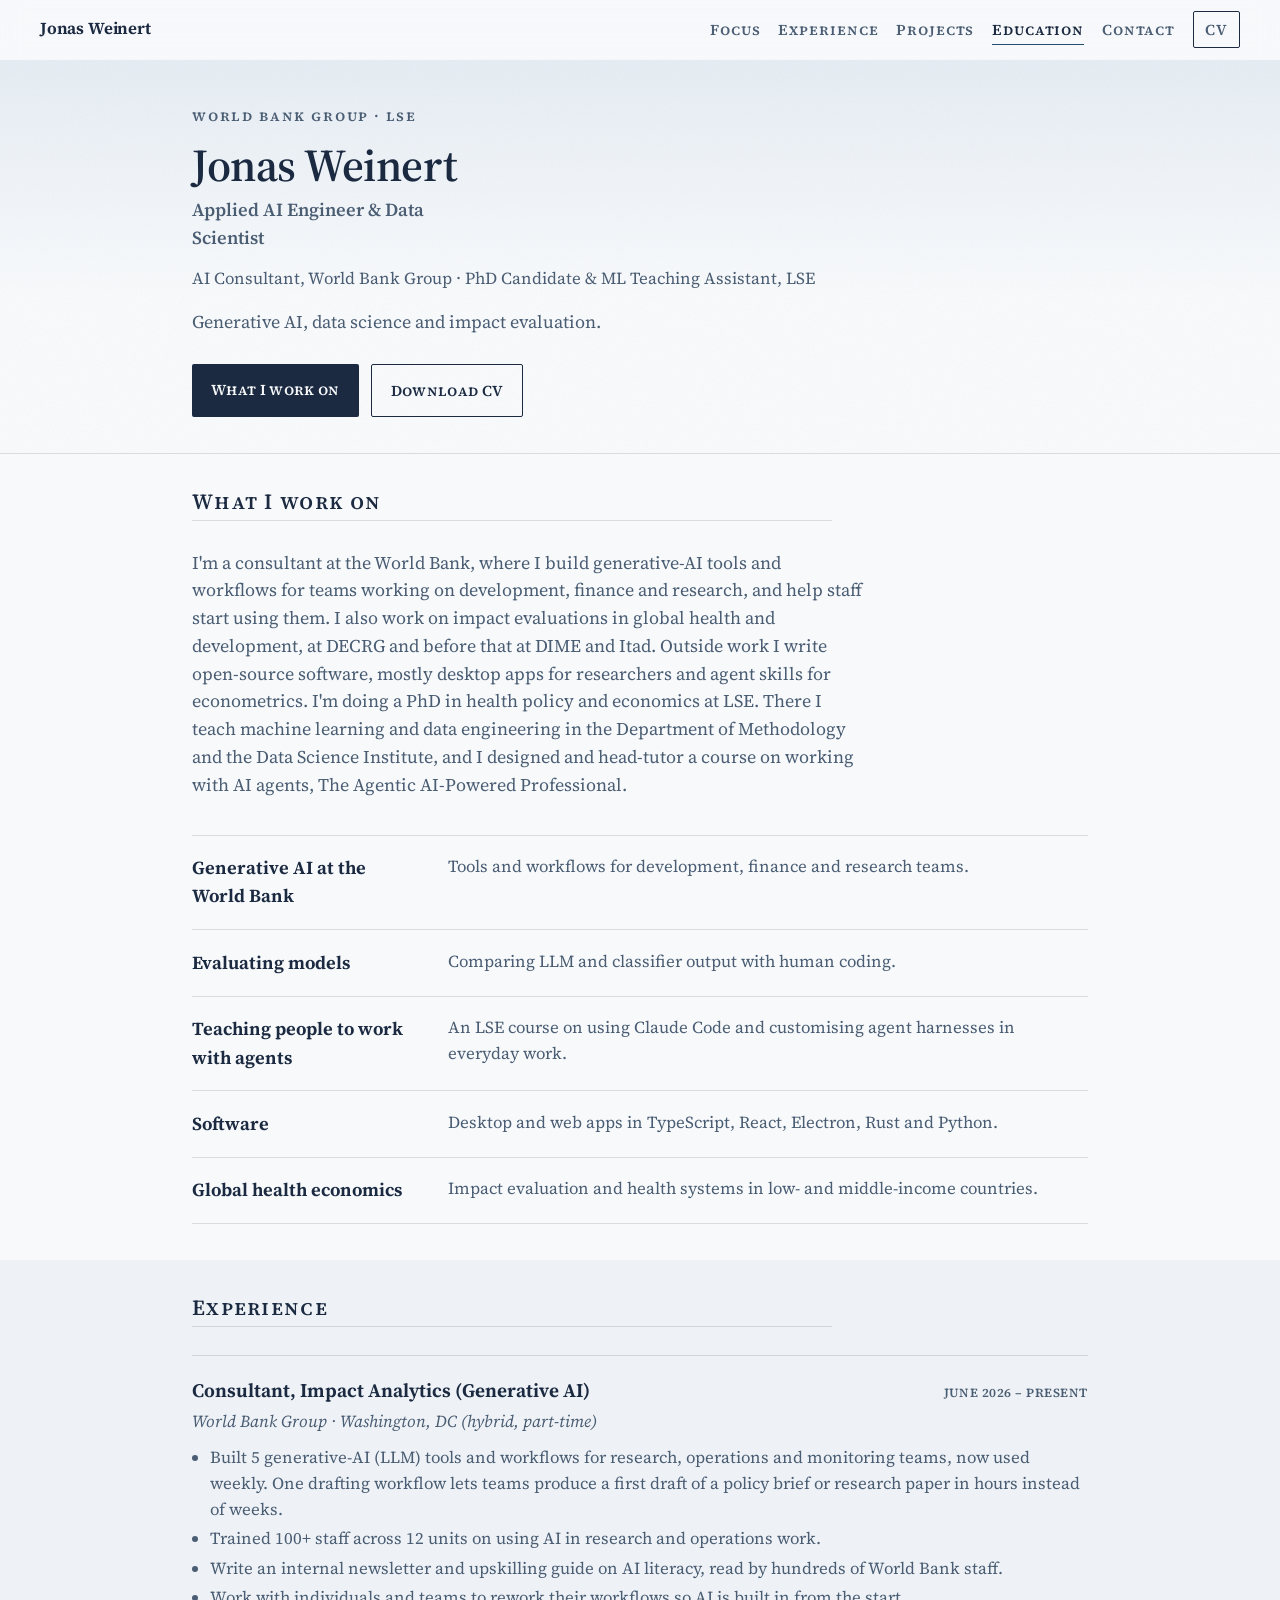
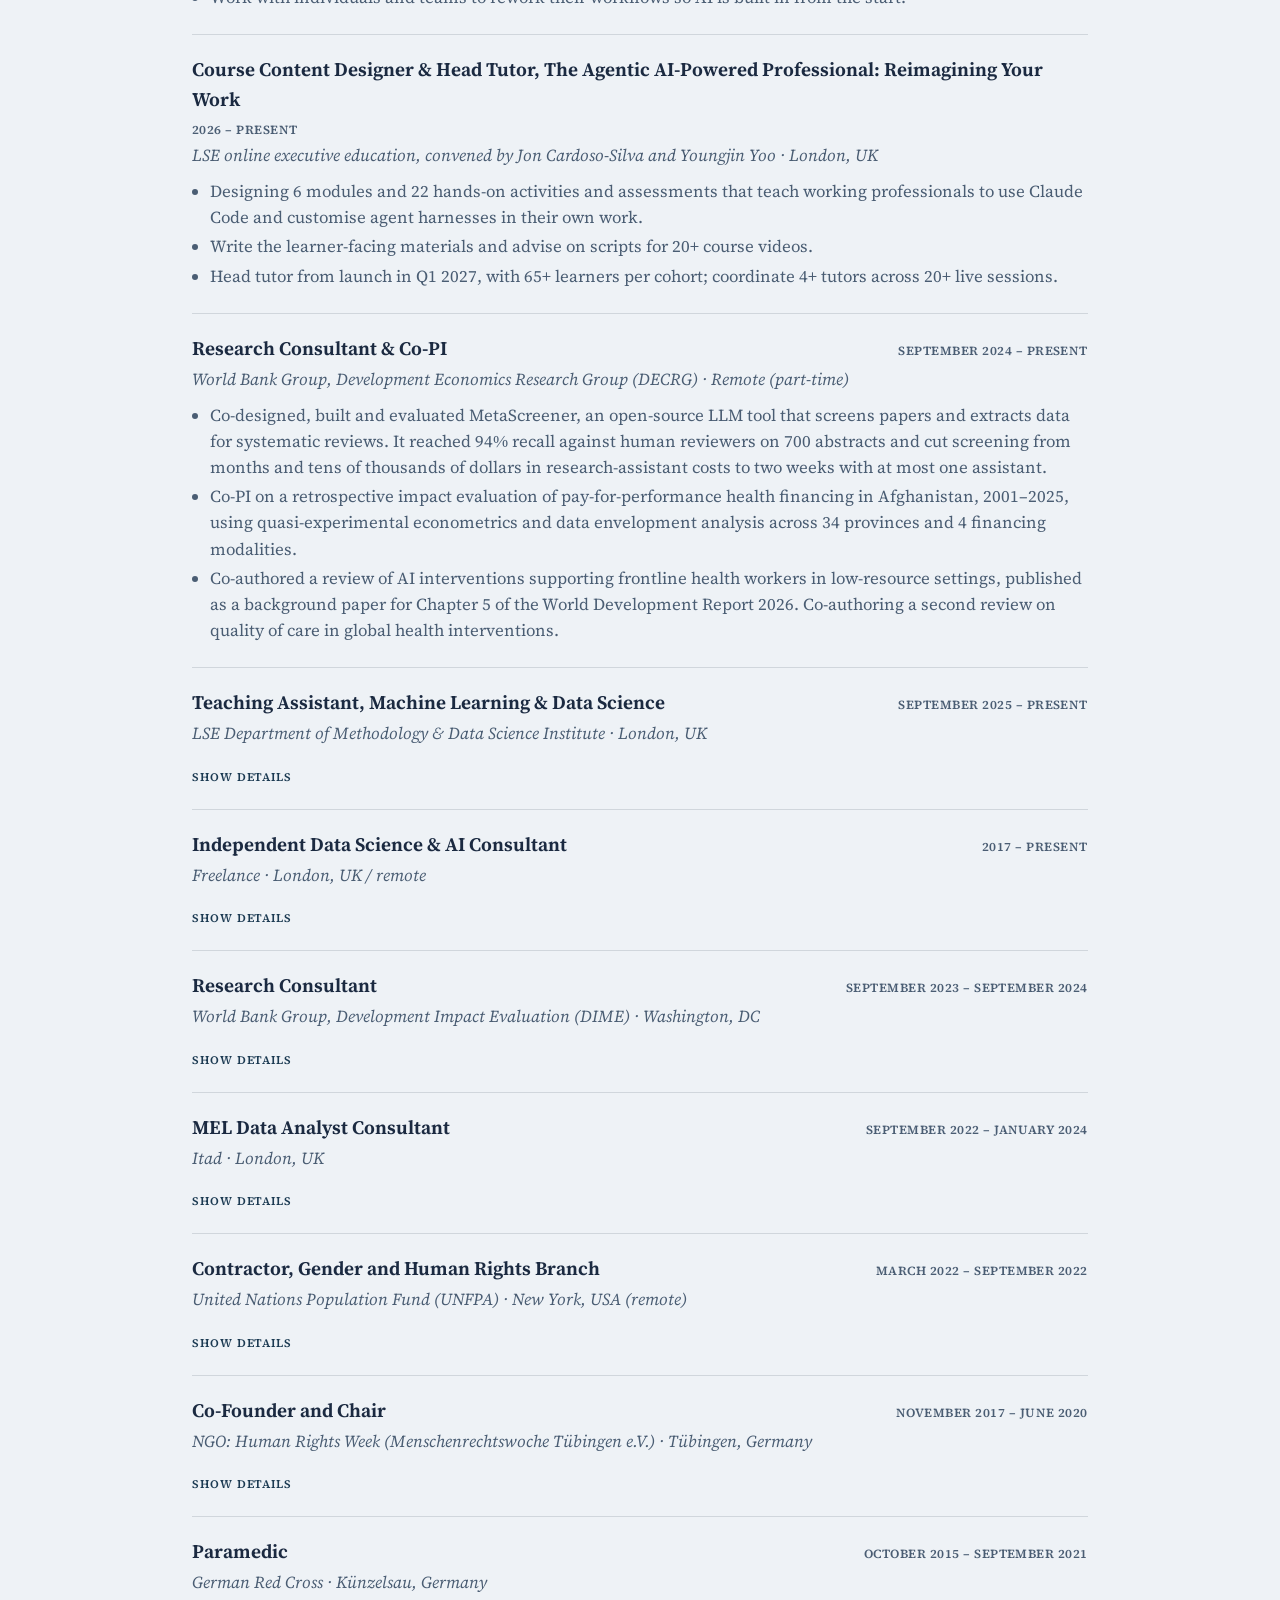
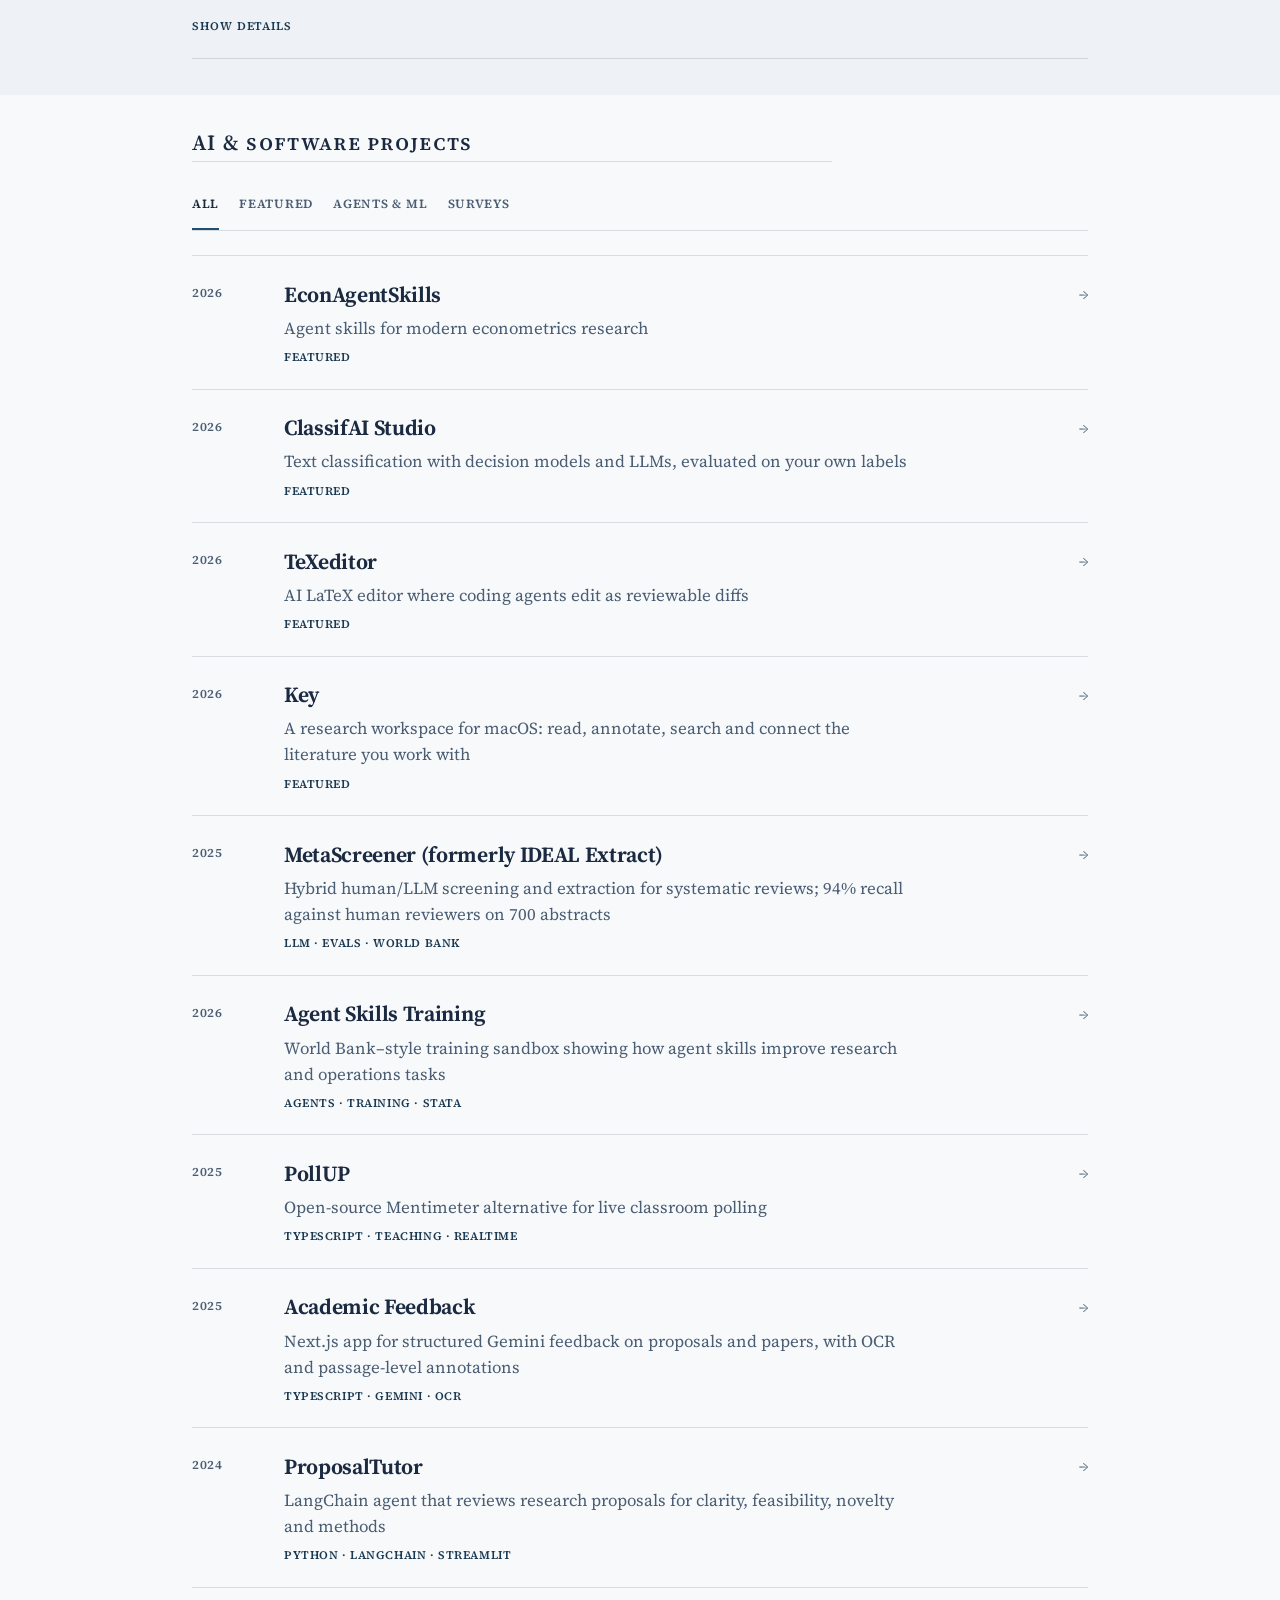
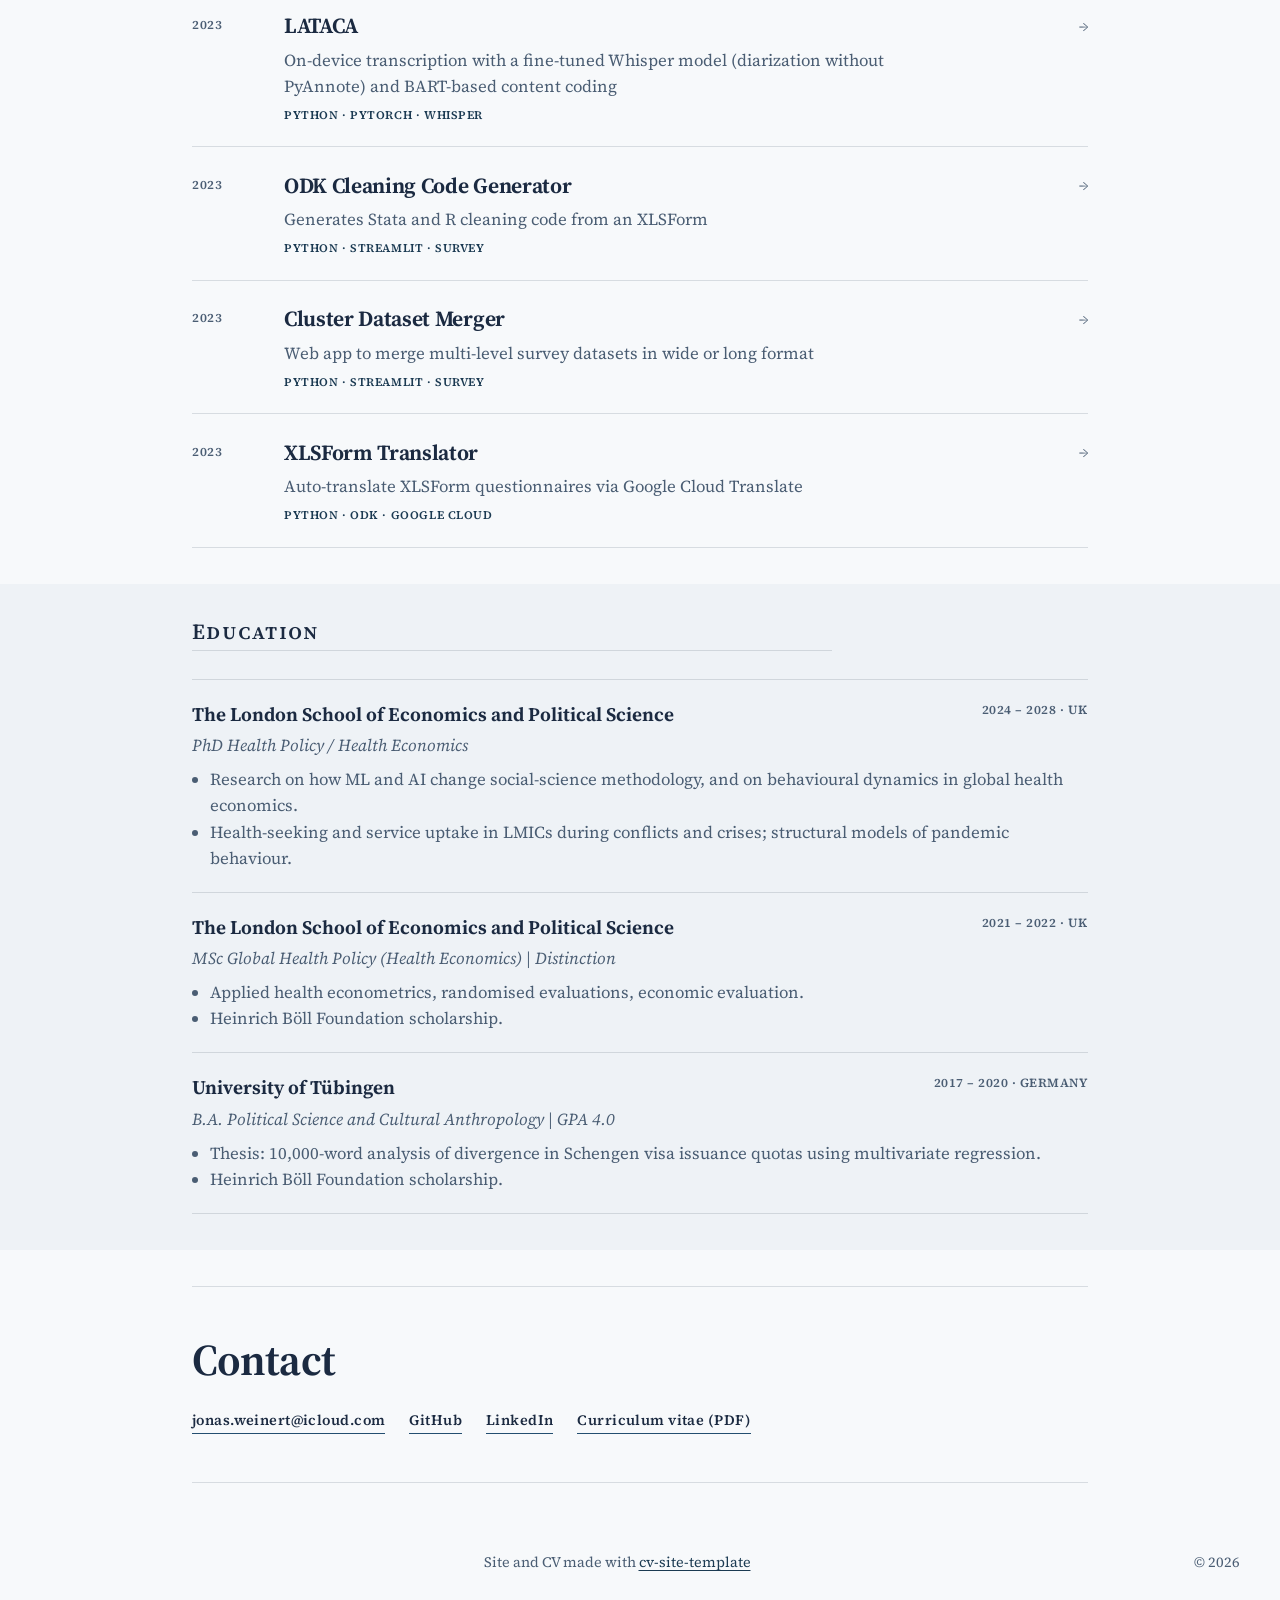
<file: index.html>
<!DOCTYPE html>
<html lang="en" data-theme="campus">
  <head>
    <meta charset="UTF-8" />
    <meta name="viewport" content="width=device-width, initial-scale=1" />
    <meta
      name="description"
      content="Jonas Weinert, applied AI engineer and data scientist at the World Bank and LSE."
    />
    <title>Jonas Weinert</title>
    <link rel="preconnect" href="https://fonts.googleapis.com" />
    <link rel="preconnect" href="https://fonts.gstatic.com" crossorigin />
    <link
      href="https://fonts.googleapis.com/css2?family=Fraunces:opsz,wght@9..144,500;9..144,650;9..144,700&family=IBM+Plex+Mono:wght@400;500;600&family=Libre+Baskerville:ital,wght@0,400;0,700;1,400&family=Source+Serif+4:opsz,ital,wght@8..60,0,400;8..60,0,600;8..60,1,400&family=Syne:wght@500;600;700&display=swap"
      rel="stylesheet"
    />
    <script>
      (function () {
        try {
          var allowed = ["modern","classic","ledger","archive","fieldnote","journal","lab","campus"];
          var t = "campus";
          if (false) {
            t = new URLSearchParams(location.search).get("theme") || localStorage.getItem("cv-theme") || t;
            if (allowed.indexOf(t) === -1) t = "campus";
          }
          document.documentElement.setAttribute("data-theme", t);
        } catch (e) {}
      })();
    </script>
    <script type="module" crossorigin src="./assets/index-3p2BRHsM.js"></script>
    <link rel="stylesheet" crossorigin href="./assets/index-CEG1si9P.css">
  </head>
  <body>
    <a class="skip" href="#main">Skip to content</a>

    <header class="nav" data-nav>
      <a class="nav-brand" href="#top" data-name>Jonas Weinert</a>
      <button class="nav-toggle" type="button" aria-expanded="false" aria-controls="nav-menu" data-nav-toggle>
        Menu
      </button>
      <nav id="nav-menu" class="nav-links" data-nav-menu>
        <a href="#research" data-nav-research>Research</a>
        <a href="#experience" data-nav-experience>Experience</a>
        <a href="#projects" data-nav-projects>Projects</a>
        <a href="#education" data-nav-education>Education</a>
        <a href="#contact" data-nav-contact>Contact</a>
        <a class="nav-cv" href="./Weinert_CV.pdf" download data-nav-cv>CV</a>
      </nav>
    </header>

    <main id="main">
      <section class="hero" id="top" data-hero>
        <div class="hero-atmosphere" aria-hidden="true"></div>
        <div class="hero-inner">
          <p class="hero-kicker" data-reveal data-kicker></p>
          <h1 class="hero-name" data-reveal>
            <span data-hero-name>Jonas Weinert</span>
          </h1>
          <p class="hero-role" data-reveal data-role></p>
          <p class="hero-affiliation" data-reveal data-affiliation></p>
          <p class="hero-tagline" data-reveal data-tagline></p>
          <div class="hero-actions" data-reveal>
            <a class="btn btn-primary" href="#research" data-cta-primary>Explore research</a>
            <a class="btn btn-ghost" href="./Weinert_CV.pdf" download data-cta-secondary>Download CV</a>
          </div>
          <p class="hero-contact-line" data-reveal data-hero-contact></p>
        </div>
        <button class="hero-scroll" type="button" data-scroll-next aria-label="Scroll to research">
          <span>Scroll</span>
        </button>
      </section>

      <section class="section" id="research">
        <div class="section-inner">
          <header class="section-head" data-reveal>
            <p class="eyebrow" data-copy-research-eyebrow>Research</p>
            <h2 data-copy-research-title>Questions that travel from field to method</h2>
          </header>
          <p class="lead" data-reveal data-about></p>
          <div class="focus-grid" data-focus></div>
        </div>
      </section>

      <section class="section section-alt" id="experience">
        <div class="section-inner">
          <header class="section-head" data-reveal>
            <p class="eyebrow" data-copy-experience-eyebrow>Experience</p>
            <h2 data-copy-experience-title>Where the work happens</h2>
          </header>
          <div class="timeline" data-experience></div>
        </div>
      </section>

      <section class="section" id="projects">
        <div class="section-inner">
          <header class="section-head" data-reveal>
            <p class="eyebrow" data-copy-projects-eyebrow>Projects</p>
            <h2 data-copy-projects-title>Tools for credible research</h2>
          </header>
          <div class="project-filters" data-filters role="tablist" aria-label="Filter projects">
            <button type="button" class="filter is-active" data-filter="all" role="tab" aria-selected="true">All</button>
            <button type="button" class="filter" data-filter="featured" role="tab" aria-selected="false">Featured</button>
            <button type="button" class="filter" data-filter="agents" role="tab" aria-selected="false">Agents &amp; ML</button>
            <button type="button" class="filter" data-filter="survey" role="tab" aria-selected="false">Surveys</button>
          </div>
          <div class="project-list" data-projects></div>
        </div>
      </section>

      <section class="section section-alt" id="education">
        <div class="section-inner">
          <header class="section-head" data-reveal>
            <p class="eyebrow" data-copy-education-eyebrow>Education</p>
            <h2 data-copy-education-title>Training</h2>
          </header>
          <div class="edu-list" data-education></div>
        </div>
      </section>

      <section class="section" id="contact">
        <div class="section-inner contact-panel" data-reveal>
          <p class="eyebrow" data-copy-contact-eyebrow>Contact</p>
          <h2 data-copy-contact-title>Let’s talk evidence, methods, or tooling</h2>
          <div class="contact-links" data-contact></div>
        </div>
      </section>
    </main>

    <footer class="site-footer">
      <p data-footer-note>Built from the same YAML that generates the CV.</p>
      <p data-footer-credit>
        Site and CV made with
        <a href="https://github.com/JonasWeinert/cv-site-template" target="_blank" rel="noopener noreferrer">cv-site-template</a>
      </p>
      <div class="theme-switch" data-theme-switch hidden>
        <label class="theme-switch-label" for="theme-select">Theme</label>
        <select id="theme-select" data-theme-select aria-label="Site theme"></select>
      </div>
      <p data-year></p>
    </footer>

  </body>
</html>
</file>
<file: assets/index-CEG1si9P.css>
:root{--ink: #0e2a32;--ink-soft: #2a4550;--mist: #d9e4e8;--paper: #eef3f5;--paper-deep: #e2eaee;--accent: #1f6b5c;--accent-deep: #164f44;--line: rgba(14, 42, 50, .14);--glow: rgba(31, 107, 92, .12);--display: "Fraunces", "Source Serif 4", Georgia, serif;--serif: "Source Serif 4", Georgia, serif;--ui: "Syne", "Source Serif 4", system-ui, sans-serif;--max: 72rem;--nav-h: 3.75rem;--ease: cubic-bezier(.22, 1, .36, 1)}*,*:before,*:after{box-sizing:border-box}html{scroll-behavior:smooth;scroll-padding-top:calc(var(--nav-h) + .75rem)}@media(prefers-reduced-motion:reduce){html{scroll-behavior:auto}*,*:before,*:after{animation:none!important;transition:none!important}}body{margin:0;color:var(--ink);background:var(--paper);font-family:var(--serif);font-size:1.05rem;line-height:1.55;-webkit-font-smoothing:antialiased}img{max-width:100%}a{color:var(--accent-deep);text-underline-offset:.18em}a:hover{color:var(--accent)}:focus-visible{outline:2px solid var(--accent);outline-offset:3px}.skip{position:absolute;left:1rem;top:-4rem;z-index:100;background:var(--ink);color:var(--paper);padding:.6rem 1rem;text-decoration:none}.skip:focus{top:1rem}.nav{position:sticky;top:0;z-index:50;display:flex;align-items:center;justify-content:space-between;gap:1rem;min-height:var(--nav-h);padding:.65rem clamp(1rem,4vw,2.5rem);background:color-mix(in srgb,var(--paper) 86%,transparent);-webkit-backdrop-filter:blur(12px);backdrop-filter:blur(12px);border-bottom:1px solid transparent;transition:border-color .3s var(--ease),background .3s var(--ease)}.nav.is-scrolled{border-bottom-color:var(--line);background:color-mix(in srgb,var(--paper) 92%,transparent)}.nav-brand{font-family:var(--display);font-weight:650;font-size:1.05rem;color:var(--ink);text-decoration:none;letter-spacing:-.01em}.nav-links{display:flex;flex-wrap:wrap;align-items:center;gap:.15rem 1.1rem}.nav-links a{font-family:var(--ui);font-size:.78rem;font-weight:600;letter-spacing:.04em;text-transform:uppercase;text-decoration:none;color:var(--ink-soft);padding:.35rem 0;position:relative}.nav-links a:after{content:"";position:absolute;left:0;bottom:.1rem;width:100%;height:1.5px;background:var(--accent);transform:scaleX(0);transform-origin:left;transition:transform .35s var(--ease)}.nav-links a:hover,.nav-links a.is-active{color:var(--ink)}.nav-links a:hover:after,.nav-links a.is-active:after{transform:scaleX(1)}.nav-cv{border:1px solid var(--ink);padding:.35rem .7rem!important;border-radius:2px}.nav-cv:after{display:none!important}.nav-toggle{display:none;font-family:var(--ui);font-size:.78rem;font-weight:600;letter-spacing:.04em;text-transform:uppercase;background:transparent;border:1px solid var(--line);color:var(--ink);padding:.4rem .7rem;cursor:pointer}@media(max-width:800px){.nav-toggle{display:inline-flex}.nav-links{display:none;position:absolute;top:100%;left:0;right:0;flex-direction:column;align-items:stretch;gap:0;padding:.5rem 1rem 1rem;background:var(--paper);border-bottom:1px solid var(--line)}.nav.is-open .nav-links{display:flex}.nav-links a{padding:.75rem 0;border-bottom:1px solid var(--line)}}.hero{position:relative;min-height:calc(100svh - var(--nav-h));display:grid;align-items:end;overflow:clip;isolation:isolate}.hero-atmosphere{position:absolute;top:0;right:0;bottom:0;left:0;z-index:-1;background:radial-gradient(ellipse 80% 60% at 15% 20%,rgba(31,107,92,.22),transparent 55%),radial-gradient(ellipse 70% 50% at 85% 15%,rgba(42,69,80,.18),transparent 50%),radial-gradient(ellipse 90% 70% at 50% 100%,rgba(217,228,232,.95),transparent 60%),linear-gradient(165deg,#c5d5da 0%,var(--paper) 42%,#f3f6f7 100%);transform:scale(1.02);animation:atmosphere-drift 18s ease-in-out infinite alternate}.hero-atmosphere:after{content:"";position:absolute;top:0;right:0;bottom:0;left:0;background-image:url("data:image/svg+xml,%3Csvg viewBox='0 0 200 200' xmlns='http://www.w3.org/2000/svg'%3E%3Cfilter id='n'%3E%3CfeTurbulence type='fractalNoise' baseFrequency='0.85' numOctaves='4' stitchTiles='stitch'/%3E%3C/filter%3E%3Crect width='100%25' height='100%25' filter='url(%23n)' opacity='0.045'/%3E%3C/svg%3E");opacity:.55;pointer-events:none}@keyframes atmosphere-drift{0%{transform:scale(1.02) translateZ(0)}to{transform:scale(1.06) translate3d(-1.5%,1%,0)}}.hero-inner{width:min(var(--max),calc(100% - 2rem));margin:0 auto;padding:clamp(3rem,12vh,7rem) 0 clamp(5rem,14vh,8rem)}.hero-kicker{font-family:var(--ui);font-size:.78rem;font-weight:600;letter-spacing:.12em;text-transform:uppercase;color:var(--ink-soft);margin:0 0 1rem}.hero-name{font-family:var(--display);font-optical-sizing:auto;font-weight:700;font-size:clamp(3.2rem,12vw,7.2rem);line-height:.95;letter-spacing:-.03em;margin:0 0 .55rem;color:var(--ink);max-width:12ch}.hero-role{font-family:var(--display);font-weight:500;font-size:clamp(1.15rem,2.4vw,1.55rem);margin:0 0 .85rem;color:var(--ink-soft);max-width:28ch}.hero-tagline{margin:0 0 1.75rem;max-width:34rem;font-size:1.12rem;color:var(--ink-soft)}.hero-actions{display:flex;flex-wrap:wrap;gap:.75rem}.btn{font-family:var(--ui);font-size:.82rem;font-weight:600;letter-spacing:.04em;text-transform:uppercase;text-decoration:none;padding:.85rem 1.2rem;border-radius:2px;transition:transform .25s var(--ease),background .25s var(--ease),color .25s var(--ease)}.btn:hover{transform:translateY(-1px)}.btn-primary{background:var(--ink);color:var(--paper)}.btn-primary:hover{background:var(--accent-deep);color:var(--paper)}.btn-ghost{background:transparent;color:var(--ink);border:1px solid var(--ink)}.btn-ghost:hover{background:var(--ink);color:var(--paper)}.hero-scroll{position:absolute;left:clamp(1rem,4vw,2.5rem);bottom:1.5rem;display:inline-flex;align-items:center;gap:.5rem;background:none;border:none;font-family:var(--ui);font-size:.72rem;font-weight:600;letter-spacing:.14em;text-transform:uppercase;color:var(--ink-soft);cursor:pointer;padding:0}.hero-scroll:before{content:"";width:1px;height:2.5rem;background:var(--ink-soft);transform-origin:top;animation:scroll-line 2.2s var(--ease) infinite}@keyframes scroll-line{0%,to{transform:scaleY(.35);opacity:.4}50%{transform:scaleY(1);opacity:1}}.section{padding:clamp(3.5rem,9vw,6.5rem) 0}.section-alt{background:linear-gradient(180deg,color-mix(in srgb,var(--mist) 55%,var(--paper)),var(--paper-deep))}.section-inner{width:min(var(--max),calc(100% - 2rem));margin:0 auto}.section-head{margin-bottom:1.75rem;max-width:40rem}.eyebrow{font-family:var(--ui);font-size:.72rem;font-weight:600;letter-spacing:.14em;text-transform:uppercase;color:var(--accent);margin:0 0 .55rem}.section-head h2,.contact-panel h2{font-family:var(--display);font-weight:650;font-size:clamp(1.85rem,4vw,2.75rem);line-height:1.12;letter-spacing:-.02em;margin:0}.lead{max-width:42rem;margin:0 0 2.25rem;font-size:1.12rem;color:var(--ink-soft)}.focus-grid{display:grid;gap:0;border-top:1px solid var(--line)}.focus-item{display:grid;grid-template-columns:minmax(8rem,14rem) 1fr;gap:1rem 2rem;padding:1.15rem 0;border-bottom:1px solid var(--line);transition:background .3s var(--ease),padding-left .35s var(--ease)}.focus-item:hover{background:color-mix(in srgb,var(--glow) 65%,transparent);padding-left:.5rem}.focus-item h3{font-family:var(--display);font-size:1.15rem;font-weight:650;margin:0}.focus-item p{margin:0;color:var(--ink-soft)}@media(max-width:640px){.focus-item{grid-template-columns:1fr;gap:.35rem}}.timeline{display:flex;flex-direction:column;gap:0}.exp-item{border-top:1px solid var(--line);padding:1.25rem 0}.exp-item:last-child{border-bottom:1px solid var(--line)}.exp-top{display:flex;flex-wrap:wrap;justify-content:space-between;gap:.35rem 1.5rem;align-items:baseline}.exp-title{font-family:var(--display);font-weight:650;font-size:1.2rem;margin:0}.exp-when{font-family:var(--ui);font-size:.78rem;font-weight:600;letter-spacing:.04em;text-transform:uppercase;color:var(--ink-soft);white-space:nowrap}.exp-org{margin:.2rem 0 .65rem;font-style:italic;color:var(--ink-soft)}.exp-item ul{margin:0;padding:0 0 0 1.1rem}.exp-item li{margin:.2rem 0;color:var(--ink-soft)}.exp-item.is-collapsed .exp-details{display:none}.exp-toggle{font-family:var(--ui);font-size:.72rem;font-weight:600;letter-spacing:.08em;text-transform:uppercase;background:none;border:none;color:var(--accent-deep);cursor:pointer;padding:.35rem 0 0;margin-top:.35rem}.project-filters{display:flex;flex-wrap:wrap;gap:.35rem 1.25rem;margin-bottom:1.5rem;border-bottom:1px solid var(--line);padding-bottom:.75rem}.filter{font-family:var(--ui);font-size:.78rem;font-weight:600;letter-spacing:.06em;text-transform:uppercase;background:none;border:none;color:var(--ink-soft);cursor:pointer;padding:.35rem 0;position:relative}.filter.is-active{color:var(--ink)}.filter.is-active:after{content:"";position:absolute;left:0;right:0;bottom:-.75rem;height:2px;background:var(--accent)}.project-list{display:flex;flex-direction:column}.project{display:grid;grid-template-columns:4.5rem 1fr auto;gap:.75rem 1.25rem;padding:1.35rem 0;border-top:1px solid var(--line);text-decoration:none;color:inherit;transition:background .3s var(--ease),transform .35s var(--ease);align-items:start}.project:last-child{border-bottom:1px solid var(--line)}.project:hover{background:color-mix(in srgb,var(--glow) 70%,transparent);transform:translate(4px)}.project-year{font-family:var(--ui);font-size:.78rem;font-weight:600;letter-spacing:.06em;color:var(--ink-soft);padding-top:.35rem}.project-body h3{font-family:var(--display);font-size:1.35rem;font-weight:650;margin:0 0 .3rem;letter-spacing:-.015em}.project-body p{margin:0;color:var(--ink-soft);max-width:40rem}.project-meta{margin-top:.45rem;font-family:var(--ui);font-size:.72rem;font-weight:600;letter-spacing:.05em;text-transform:uppercase;color:var(--accent-deep)}.project-arrow{font-family:var(--ui);font-size:.85rem;color:var(--ink-soft);padding-top:.4rem;transition:transform .3s var(--ease),color .3s var(--ease)}.project:hover .project-arrow{transform:translate(4px);color:var(--accent)}.project.is-hidden{display:none}@media(max-width:640px){.project{grid-template-columns:3.25rem 1fr}.project-arrow{display:none}}.edu-list{display:flex;flex-direction:column}.edu-item{padding:1.25rem 0;border-top:1px solid var(--line)}.edu-item:last-child{border-bottom:1px solid var(--line)}.edu-top{display:flex;flex-wrap:wrap;justify-content:space-between;gap:.35rem 1rem}.edu-item h3{font-family:var(--display);font-size:1.2rem;font-weight:650;margin:0}.edu-when{font-family:var(--ui);font-size:.78rem;font-weight:600;letter-spacing:.04em;text-transform:uppercase;color:var(--ink-soft)}.edu-degree{margin:.25rem 0 .5rem;font-style:italic;color:var(--ink-soft)}.edu-item ul{margin:0;padding-left:1.1rem;color:var(--ink-soft)}.contact-panel{padding:clamp(2rem,5vw,3rem) 0;border-top:1px solid var(--line);border-bottom:1px solid var(--line)}.contact-links{display:flex;flex-wrap:wrap;gap:.75rem 1.5rem;margin-top:1.5rem}.contact-links a{font-family:var(--ui);font-size:.9rem;font-weight:600;letter-spacing:.03em;text-decoration:none;color:var(--ink);border-bottom:1.5px solid var(--accent);padding-bottom:.15rem}.contact-links a:hover{color:var(--accent-deep)}.site-footer{padding:2rem clamp(1rem,4vw,2.5rem) 3rem;display:flex;flex-wrap:wrap;justify-content:space-between;gap:.5rem 1.5rem;font-size:.9rem;color:var(--ink-soft)}.site-footer p{margin:0}[data-reveal]{opacity:0;transform:translateY(1.1rem);transition:opacity .7s var(--ease),transform .7s var(--ease)}[data-reveal].is-in{opacity:1;transform:none}.hero [data-reveal]:nth-child(1){transition-delay:.05s}.hero [data-reveal]:nth-child(2){transition-delay:.15s}.hero [data-reveal]:nth-child(3){transition-delay:.25s}.hero [data-reveal]:nth-child(4){transition-delay:.35s}.hero [data-reveal]:nth-child(5){transition-delay:.45s}html[data-theme=classic]{--ink: #1a1a1a;--ink-soft: #444;--mist: #f0f0f0;--paper: #fafaf8;--paper-deep: #f3f3f0;--accent: #1a1a1a;--accent-deep: #000;--line: rgba(0, 0, 0, .18);--glow: transparent;--display: "Libre Baskerville", "Times New Roman", Times, serif;--serif: "Libre Baskerville", "Times New Roman", Times, serif;--ui: "Libre Baskerville", "Times New Roman", Times, serif;--max: 44rem;--nav-h: 3rem}html[data-theme=classic] body{font-size:1rem;line-height:1.65}html[data-theme=classic] .nav{background:var(--paper);-webkit-backdrop-filter:none;backdrop-filter:none;border-bottom:1px solid var(--line);padding-top:.85rem;padding-bottom:.85rem}html[data-theme=classic] .nav-brand{font-weight:700;font-size:1rem}html[data-theme=classic] .nav-links a{font-size:.92rem;font-weight:400;letter-spacing:0;text-transform:none;font-variant:normal}html[data-theme=classic] .nav-links a:after{display:none}html[data-theme=classic] .nav-links a.is-active,html[data-theme=classic] .nav-links a:hover{text-decoration:underline;text-underline-offset:.2em}html[data-theme=classic] .nav-cv{border:none;padding:.35rem 0!important;text-decoration:underline;text-underline-offset:.2em}html[data-theme=classic] .hero{min-height:0;align-items:start;border-bottom:1px solid var(--line)}html[data-theme=classic] .hero-atmosphere{display:none}html[data-theme=classic] .hero-inner{padding:2.25rem 0 2rem}html[data-theme=classic] .hero-kicker{font-size:.95rem;font-weight:400;letter-spacing:0;text-transform:none;color:var(--ink-soft);margin-bottom:.65rem}html[data-theme=classic] .hero-name{font-size:clamp(1.85rem,4vw,2.35rem);font-weight:700;letter-spacing:0;line-height:1.25;max-width:none;margin-bottom:.35rem}html[data-theme=classic] .hero-role{font-family:var(--serif);font-size:1.05rem;font-weight:400;font-style:italic;color:var(--ink);margin-bottom:.35rem;max-width:none}html[data-theme=classic] .hero-affiliation{display:block;margin:0 0 .75rem;color:var(--ink-soft);font-size:.98rem}html[data-theme=classic] .hero-tagline{font-size:1rem;margin-bottom:1rem;max-width:38rem}html[data-theme=classic] .hero-actions,html[data-theme=classic] .hero-scroll{display:none}html[data-theme=classic] .hero-contact-line{display:block;margin:0;font-size:.95rem}html[data-theme=classic] .hero-contact-line a{color:var(--ink);margin-right:.85rem}html[data-theme=classic] .section{padding:2rem 0}html[data-theme=classic] .section-alt{background:transparent}html[data-theme=classic] .eyebrow:empty,html[data-theme=classic] .eyebrow:blank{display:none}html[data-theme=classic] .eyebrow{display:none}html[data-theme=classic] .section-head{margin-bottom:1rem}html[data-theme=classic] .section-head h2,html[data-theme=classic] .contact-panel h2{font-size:1.25rem;font-weight:700;letter-spacing:0;border-bottom:1px solid var(--ink);padding-bottom:.25rem;display:inline-block;width:100%}html[data-theme=classic] .lead{font-size:1rem;margin-bottom:1.25rem}html[data-theme=classic] .focus-item{grid-template-columns:1fr;gap:.15rem;padding:.65rem 0}html[data-theme=classic] .focus-item:hover{background:transparent;padding-left:0}html[data-theme=classic] .focus-item h3{font-size:1rem;font-weight:700}html[data-theme=classic] .focus-item h3:before{content:"• "}html[data-theme=classic] .focus-item p{padding-left:.85rem;font-size:.98rem}html[data-theme=classic] .exp-title,html[data-theme=classic] .edu-item h3,html[data-theme=classic] .project-body h3{font-size:1.05rem;font-weight:700}html[data-theme=classic] .exp-when,html[data-theme=classic] .edu-when,html[data-theme=classic] .project-year{font-size:.9rem;font-weight:400;letter-spacing:0;text-transform:none;font-variant-numeric:tabular-nums}html[data-theme=classic] .project{grid-template-columns:3.5rem 1fr;padding:.85rem 0}html[data-theme=classic] .project:hover{background:transparent;transform:none}html[data-theme=classic] .project-arrow{display:none}html[data-theme=classic] .project-meta{font-size:.85rem;font-weight:400;letter-spacing:0;text-transform:none;font-style:italic;color:var(--ink-soft)}html[data-theme=classic] .project-filters{gap:.75rem;margin-bottom:.75rem}html[data-theme=classic] .filter{font-size:.9rem;font-weight:400;letter-spacing:0;text-transform:none}html[data-theme=classic] .filter.is-active:after{bottom:-.75rem;height:1px;background:var(--ink)}html[data-theme=classic] .contact-panel{padding:1.5rem 0}html[data-theme=classic] .contact-links a{font-weight:400;letter-spacing:0;border-bottom-width:1px}html[data-theme=classic] .site-footer{font-size:.85rem;border-top:1px solid var(--line);margin-top:1rem}html[data-theme=classic] [data-reveal]{opacity:1;transform:none;transition:none}.theme-switch{display:flex;align-items:center;gap:.5rem;flex-wrap:wrap}.theme-switch[hidden]{display:none}.theme-switch-label{font-size:.8rem;color:var(--ink-soft);margin-right:.15rem}.theme-switch button{font:inherit;font-size:.8rem;background:transparent;border:1px solid var(--line);color:var(--ink-soft);padding:.25rem .55rem;cursor:pointer;border-radius:2px}.theme-switch button.is-active{color:var(--ink);border-color:var(--ink)}html[data-theme=classic] .theme-switch button{border-radius:0;font-size:.85rem}html[data-theme=modern] .hero-affiliation,html[data-theme=modern] .hero-contact-line,html[data-theme=ledger] .hero-scroll,html[data-theme=archive] .hero-scroll,html[data-theme=journal] .hero-scroll,html[data-theme=campus] .hero-scroll,html[data-theme=lab] .hero-scroll{display:none}html[data-theme=ledger]{--ink: #111;--ink-soft: #555;--mist: #ececec;--paper: #fff;--paper-deep: #f7f7f7;--accent: #111;--accent-deep: #000;--line: rgba(0, 0, 0, .22);--glow: transparent;--display: "Libre Baskerville", "Times New Roman", Times, serif;--serif: "Libre Baskerville", "Times New Roman", Times, serif;--ui: "IBM Plex Mono", ui-monospace, monospace;--max: 40rem;--nav-h: 0}html[data-theme=ledger] body{display:grid;grid-template-columns:minmax(11rem,14rem) 1fr;grid-template-rows:auto 1fr auto;min-height:100vh;font-size:.98rem;line-height:1.55}html[data-theme=ledger] .nav{position:sticky;top:0;grid-column:1;grid-row:1 / 3;flex-direction:column;align-items:flex-start;justify-content:flex-start;gap:1.5rem;height:100vh;padding:1.5rem 1rem 1.5rem 1.25rem;border-right:1px solid var(--line);border-bottom:none;background:var(--paper);-webkit-backdrop-filter:none;backdrop-filter:none}html[data-theme=ledger] .nav-brand{font-size:.95rem;font-weight:700;writing-mode:horizontal-tb}html[data-theme=ledger] .nav-toggle{display:none}html[data-theme=ledger] .nav-links{display:flex;flex-direction:column;align-items:flex-start;gap:.55rem}html[data-theme=ledger] .nav-links a{font-family:var(--ui);font-size:.72rem;font-weight:500;letter-spacing:.02em;text-transform:none;color:var(--ink-soft)}html[data-theme=ledger] .nav-links a:after{display:none}html[data-theme=ledger] .nav-links a.is-active{color:var(--ink);text-decoration:underline;text-underline-offset:.2em}html[data-theme=ledger] .nav-cv{border:none;padding:0!important;margin-top:.75rem;text-decoration:underline}html[data-theme=ledger] main{grid-column:2;grid-row:1}html[data-theme=ledger] .site-footer{grid-column:2;grid-row:2;border-top:1px solid var(--line)}html[data-theme=ledger] .hero{min-height:0;border-bottom:1px solid var(--line)}html[data-theme=ledger] .hero-atmosphere{display:none}html[data-theme=ledger] .hero-inner{padding:2rem 0 1.5rem;width:min(var(--max),calc(100% - 2.5rem));margin-left:1.5rem}html[data-theme=ledger] .hero-kicker,html[data-theme=ledger] .exp-when,html[data-theme=ledger] .edu-when,html[data-theme=ledger] .project-year,html[data-theme=ledger] .filter,html[data-theme=ledger] .eyebrow{font-family:var(--ui);font-size:.72rem;letter-spacing:.02em;text-transform:none;font-weight:500}html[data-theme=ledger] .hero-name{font-size:1.75rem;letter-spacing:0;max-width:none;margin-bottom:.35rem}html[data-theme=ledger] .hero-role{font-size:1rem;font-style:italic;font-weight:400}html[data-theme=ledger] .hero-affiliation{display:block;font-size:.9rem;margin:.25rem 0 .75rem}html[data-theme=ledger] .hero-actions{display:none}html[data-theme=ledger] .hero-contact-line{display:block;font-family:var(--ui);font-size:.72rem}html[data-theme=ledger] .hero-contact-line a{margin-right:.75rem;color:var(--ink)}html[data-theme=ledger] .section{padding:1.5rem 0}html[data-theme=ledger] .section-alt{background:transparent}html[data-theme=ledger] .section-inner{width:min(var(--max),calc(100% - 2.5rem));margin-left:1.5rem;margin-right:auto}html[data-theme=ledger] .eyebrow{display:none}html[data-theme=ledger] .section-head h2{font-size:1.05rem;border-bottom:1px solid var(--ink);padding-bottom:.2rem;width:100%;letter-spacing:0}html[data-theme=ledger] .project:hover,html[data-theme=ledger] .focus-item:hover{background:transparent;transform:none;padding-left:0}html[data-theme=ledger] .project-arrow{display:none}html[data-theme=ledger] [data-reveal]{opacity:1;transform:none;transition:none}@media(max-width:800px){html[data-theme=ledger] body{display:block}html[data-theme=ledger] .nav{position:sticky;height:auto;flex-direction:row;border-right:none;border-bottom:1px solid var(--line)}html[data-theme=ledger] .nav-toggle{display:inline-flex}html[data-theme=ledger] .nav-links{display:none}html[data-theme=ledger] .nav.is-open .nav-links{display:flex;flex-direction:column}}html[data-theme=archive]{--ink: #2c241b;--ink-soft: #5c5348;--mist: #e6e0d6;--paper: #f3efe8;--paper-deep: #ebe5db;--accent: #6b4f2c;--accent-deep: #4a361c;--line: rgba(44, 36, 27, .16);--glow: rgba(107, 79, 44, .08);--display: "Fraunces", Georgia, serif;--serif: "Source Serif 4", Georgia, serif;--ui: "IBM Plex Mono", ui-monospace, monospace;--max: 46rem}html[data-theme=archive] .hero{min-height:0}html[data-theme=archive] .hero-atmosphere{background:radial-gradient(ellipse 70% 50% at 20% 0%,rgba(107,79,44,.12),transparent 55%),linear-gradient(180deg,#e8e1d5,var(--paper) 55%);animation:none}html[data-theme=archive] .hero-inner{padding:2.5rem 0 2rem}html[data-theme=archive] .hero-name{font-size:clamp(2.2rem,6vw,3.4rem);max-width:none}html[data-theme=archive] .hero-actions .btn-primary{background:var(--accent-deep)}html[data-theme=archive] .eyebrow{font-family:var(--ui);font-size:.7rem;letter-spacing:.16em}html[data-theme=archive] .section-head h2{font-size:clamp(1.4rem,3vw,1.85rem)}html[data-theme=archive] .exp-when,html[data-theme=archive] .project-year,html[data-theme=archive] .edu-when{font-family:var(--ui);font-size:.72rem;letter-spacing:.04em;text-transform:none}html[data-theme=archive] .hero-affiliation{display:block;margin-bottom:.75rem}html[data-theme=archive] .section{padding:2.5rem 0}html[data-theme=fieldnote]{--ink: #14323a;--ink-soft: #3d5a63;--mist: #cfdfe3;--paper: #eef5f4;--paper-deep: #e3eeec;--accent: #1f6b5c;--accent-deep: #164f44;--line: rgba(20, 50, 58, .14);--glow: rgba(31, 107, 92, .1);--display: "Fraunces", Georgia, serif;--serif: "Source Serif 4", Georgia, serif;--ui: "Syne", system-ui, sans-serif;--max: 48rem}html[data-theme=fieldnote] .hero{min-height:min(70vh,34rem)}html[data-theme=fieldnote] .hero-atmosphere{background:radial-gradient(ellipse 90% 60% at 80% 20%,rgba(31,107,92,.18),transparent 50%),radial-gradient(ellipse 60% 40% at 10% 80%,rgba(20,50,58,.1),transparent 45%),linear-gradient(160deg,#d5e6e4,var(--paper) 50%,#f4f8f7)}html[data-theme=fieldnote] .hero-name{font-size:clamp(2.6rem,8vw,4.5rem)}html[data-theme=fieldnote] .focus-grid{counter-reset:note}html[data-theme=fieldnote] .focus-item{grid-template-columns:1fr;gap:.2rem}html[data-theme=fieldnote] .focus-item h3:before{counter-increment:note;content:counter(note) ". ";font-family:var(--ui);font-size:.85em;color:var(--accent)}html[data-theme=fieldnote] .timeline{border-left:2px solid color-mix(in srgb,var(--accent) 35%,transparent);padding-left:1.25rem;margin-left:.35rem}html[data-theme=fieldnote] .exp-item{border-top:none;position:relative;padding-top:.85rem;padding-bottom:.85rem}html[data-theme=fieldnote] .exp-item:before{content:"";position:absolute;left:-1.45rem;top:1.15rem;width:.55rem;height:.55rem;border-radius:50%;background:var(--accent);box-shadow:0 0 0 3px var(--paper)}html[data-theme=fieldnote] .exp-item:last-child{border-bottom:none}html[data-theme=fieldnote] .hero-affiliation{display:block}html[data-theme=journal]{--ink: #1c1c1c;--ink-soft: #4a4a4a;--mist: #ececec;--paper: #fff;--paper-deep: #f6f6f6;--accent: #1c1c1c;--accent-deep: #000;--line: rgba(0, 0, 0, .2);--glow: transparent;--display: "Libre Baskerville", "Times New Roman", Times, serif;--serif: "Libre Baskerville", "Times New Roman", Times, serif;--ui: "Libre Baskerville", "Times New Roman", Times, serif;--max: 38rem}html[data-theme=journal] body{font-size:1.05rem;line-height:1.7}html[data-theme=journal] .nav{background:#fff;-webkit-backdrop-filter:none;backdrop-filter:none;border-bottom:1px solid var(--line)}html[data-theme=journal] .nav-links a{text-transform:none;letter-spacing:0;font-size:.92rem;font-weight:400}html[data-theme=journal] .nav-links a:after{display:none}html[data-theme=journal] .nav-links a.is-active{text-decoration:underline}html[data-theme=journal] .nav-cv{border:none;text-decoration:underline;padding-inline:0!important}html[data-theme=journal] .hero{min-height:0;text-align:center}html[data-theme=journal] .hero-atmosphere{display:none}html[data-theme=journal] .hero-inner{padding:3rem 0 2rem;text-align:center}html[data-theme=journal] .hero-name{font-size:clamp(1.8rem,4vw,2.4rem);max-width:none;margin-inline:auto}html[data-theme=journal] .hero-role,html[data-theme=journal] .hero-tagline,html[data-theme=journal] .hero-kicker,html[data-theme=journal] .hero-affiliation{margin-inline:auto}html[data-theme=journal] .hero-affiliation{display:block;font-style:italic}html[data-theme=journal] .hero-actions{justify-content:center}html[data-theme=journal] .btn{text-transform:none;letter-spacing:0;font-size:.95rem;border-radius:0}html[data-theme=journal] .eyebrow{display:none}html[data-theme=journal] .section-head{text-align:center;margin-inline:auto}html[data-theme=journal] .section-head h2{font-size:1.15rem;font-weight:700;letter-spacing:0;border-bottom:none;font-variant:small-caps}html[data-theme=journal] .lead{text-align:justify;-webkit-hyphens:auto;hyphens:auto}html[data-theme=journal] .lead:first-letter{float:left;font-size:3.4em;line-height:.8;padding:.08em .1em 0 0;font-weight:700}html[data-theme=journal] .section-alt{background:transparent}html[data-theme=journal] .section{padding:1.75rem 0}html[data-theme=journal] .project:hover,html[data-theme=journal] .focus-item:hover{background:transparent;transform:none;padding-left:0}html[data-theme=journal] .project-arrow{display:none}html[data-theme=journal] .contact-panel{text-align:center}html[data-theme=journal] .contact-links{justify-content:center}html[data-theme=journal] [data-reveal]{opacity:1;transform:none;transition:none}html[data-theme=lab]{--ink: #e8eef0;--ink-soft: #9aafb6;--mist: #1a2a30;--paper: #0d1619;--paper-deep: #121c20;--accent: #3dcfb6;--accent-deep: #7dffd8;--line: rgba(232, 238, 240, .12);--glow: rgba(61, 207, 182, .08);--display: "IBM Plex Mono", ui-monospace, monospace;--serif: "IBM Plex Mono", ui-monospace, monospace;--ui: "IBM Plex Mono", ui-monospace, monospace;--max: 52rem}html[data-theme=lab] body{font-size:.92rem;line-height:1.55}html[data-theme=lab] a{color:var(--accent)}html[data-theme=lab] a:hover{color:var(--accent-deep)}html[data-theme=lab] .nav{background:color-mix(in srgb,var(--paper) 90%,transparent);border-bottom-color:var(--line)}html[data-theme=lab] .nav-brand,html[data-theme=lab] .nav-links a,html[data-theme=lab] .nav-cv{color:var(--ink-soft)}html[data-theme=lab] .nav-links a.is-active,html[data-theme=lab] .nav-brand{color:var(--ink)}html[data-theme=lab] .nav-links a:after{background:var(--accent)}html[data-theme=lab] .nav-cv{border-color:var(--line)}html[data-theme=lab] .hero{min-height:min(72vh,36rem)}html[data-theme=lab] .hero-atmosphere{background:radial-gradient(ellipse 60% 50% at 70% 30%,rgba(61,207,182,.12),transparent 55%),linear-gradient(160deg,#0a1215,var(--paper) 45%,#10191d);animation:none}html[data-theme=lab] .hero-atmosphere:after{opacity:.2}html[data-theme=lab] .hero-name{font-size:clamp(1.8rem,5vw,2.8rem);letter-spacing:-.04em;max-width:none}html[data-theme=lab] .hero-kicker,html[data-theme=lab] .eyebrow,html[data-theme=lab] .filter,html[data-theme=lab] .exp-when,html[data-theme=lab] .project-year{text-transform:none;letter-spacing:0;font-weight:500;color:var(--accent)}html[data-theme=lab] .btn-primary{background:var(--accent);color:#041014}html[data-theme=lab] .btn-ghost{border-color:var(--line);color:var(--ink)}html[data-theme=lab] .section-alt{background:var(--paper-deep)}html[data-theme=lab] .section-head h2{font-size:1.15rem;letter-spacing:0}html[data-theme=lab] .project{font-family:var(--ui)}html[data-theme=lab] .project-body h3{font-size:1rem}html[data-theme=lab] .project-meta{text-transform:none;letter-spacing:0;color:var(--accent)}html[data-theme=lab] .project:hover{background:var(--glow)}html[data-theme=lab] .theme-switch button{border-color:var(--line);color:var(--ink-soft)}html[data-theme=lab] .theme-switch button.is-active{color:var(--ink);border-color:var(--accent)}html[data-theme=lab] .hero-affiliation{display:block;color:var(--ink-soft)}html[data-theme=lab] :focus-visible{outline-color:var(--accent)}html[data-theme=campus]{--ink: #1b2a41;--ink-soft: #4a5d73;--mist: #d9e2ec;--paper: #f7f9fb;--paper-deep: #eef2f6;--accent: #234e70;--accent-deep: #1b3a52;--line: rgba(27, 42, 65, .14);--glow: rgba(35, 78, 112, .08);--display: "Source Serif 4", Georgia, serif;--serif: "Source Serif 4", Georgia, serif;--ui: "Source Serif 4", Georgia, serif;--max: 56rem}html[data-theme=campus] .hero{min-height:0;border-bottom:1px solid var(--line)}html[data-theme=campus] .hero-atmosphere{background:linear-gradient(180deg,#e4ebf2,var(--paper) 60%);animation:none}html[data-theme=campus] .hero-inner{padding:2.75rem 0 2.25rem}html[data-theme=campus] .hero-name{font-size:clamp(2rem,5vw,2.85rem);font-weight:600;letter-spacing:-.01em;max-width:none}html[data-theme=campus] .hero-kicker{font-variant:small-caps;letter-spacing:.12em;text-transform:lowercase;font-size:.95rem}html[data-theme=campus] .hero-role{font-style:normal;font-weight:600;font-size:1.15rem}html[data-theme=campus] .hero-affiliation{display:block;margin:.35rem 0 1rem;color:var(--ink-soft)}html[data-theme=campus] .hero-actions .btn{text-transform:none;letter-spacing:.02em;font-variant:small-caps;font-size:.95rem}html[data-theme=campus] .nav-links a{text-transform:none;font-variant:small-caps;letter-spacing:.06em;font-size:.95rem;font-weight:600}html[data-theme=campus] .eyebrow{display:none}html[data-theme=campus] .section-head h2{font-variant:small-caps;letter-spacing:.06em;font-size:1.35rem;font-weight:600;border-bottom:1px solid var(--line);padding-bottom:.35rem;width:100%}html[data-theme=campus] .section{padding:2.25rem 0}html[data-theme=campus] .section-alt{background:var(--paper-deep)}html[data-theme=campus] .project:hover{transform:none}.theme-switch select{font:inherit;font-size:.85rem;color:var(--ink);background:transparent;border:1px solid var(--line);padding:.3rem .5rem;border-radius:2px;max-width:12rem}html[data-theme=lab] .theme-switch select{color:var(--ink);border-color:var(--line);background:var(--paper-deep)}html[data-theme=modern] .hero-affiliation,html[data-theme=modern] .hero-contact-line,html[data-theme=archive] .hero-contact-line,html[data-theme=fieldnote] .hero-contact-line,html[data-theme=journal] .hero-contact-line,html[data-theme=lab] .hero-contact-line,html[data-theme=campus] .hero-contact-line{display:none}html[data-theme=ledger] .hero-contact-line,html[data-theme=classic] .hero-contact-line{display:block}
</file>
